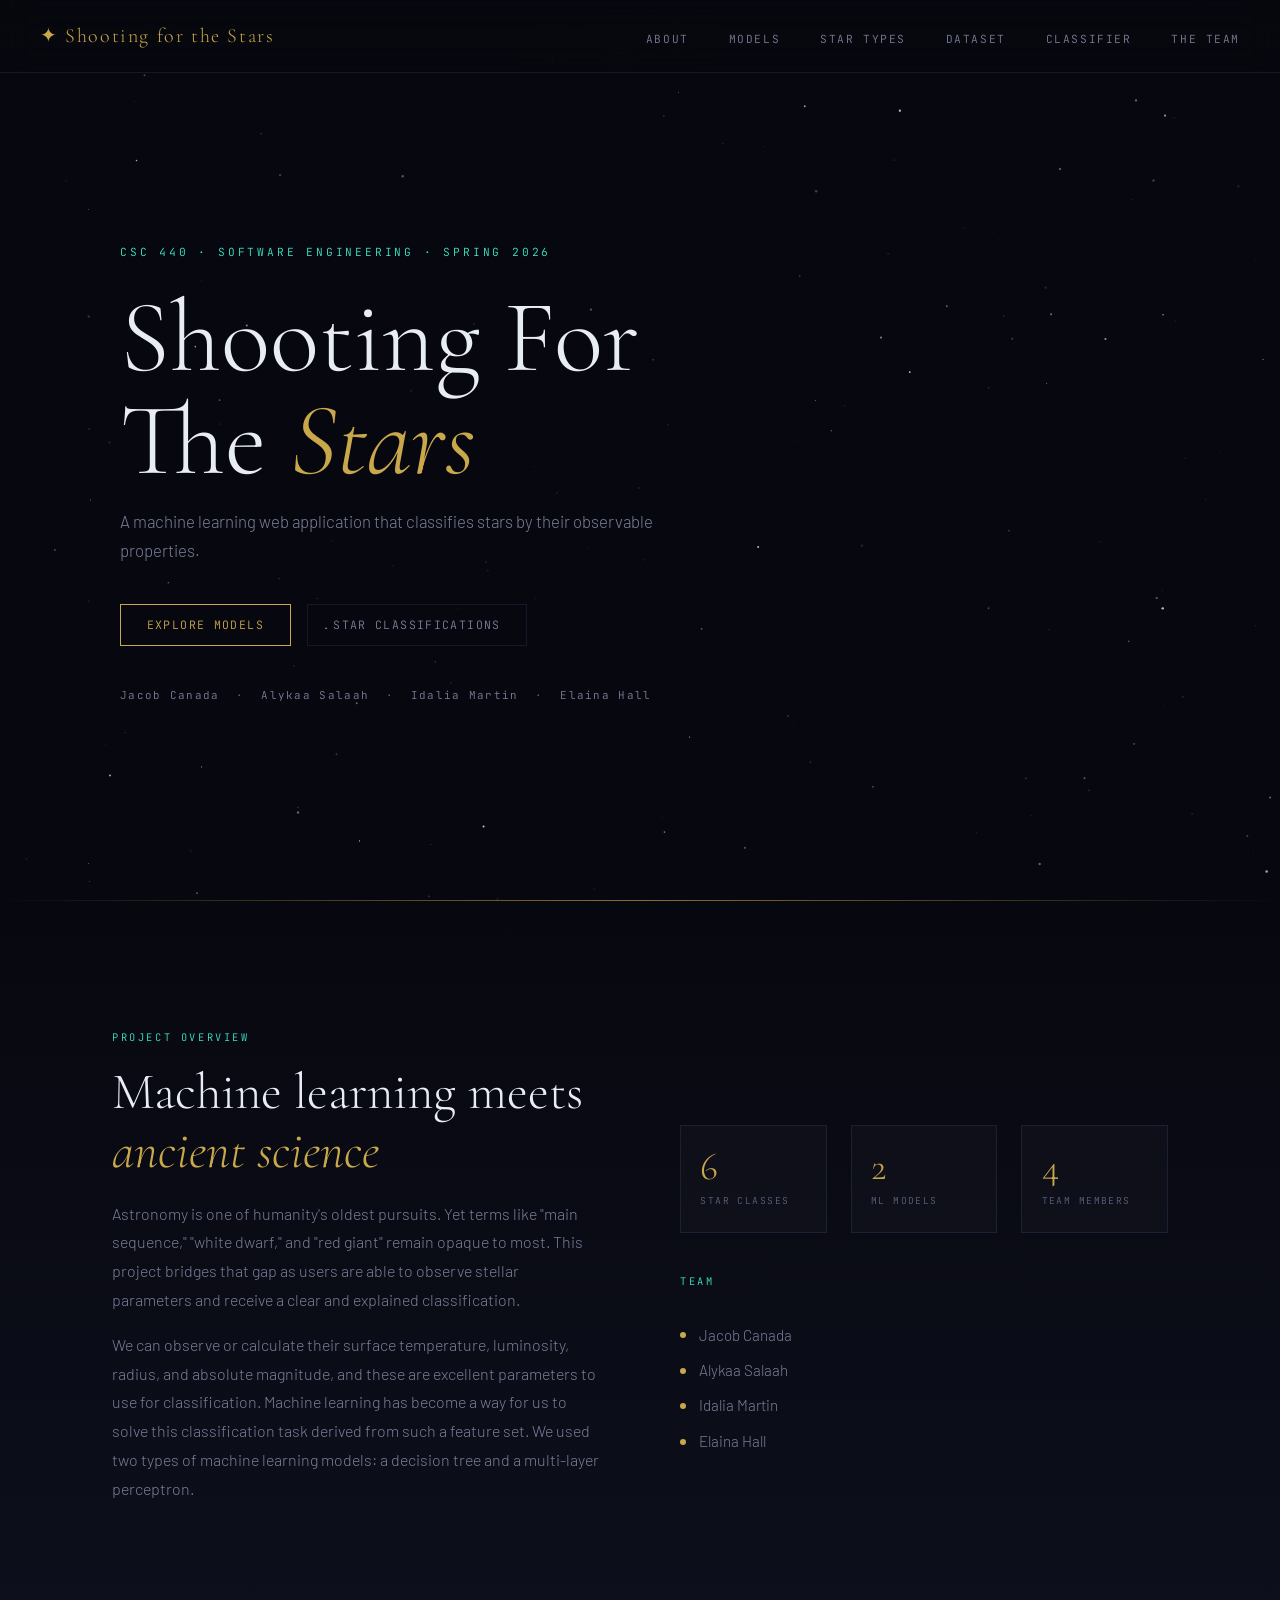
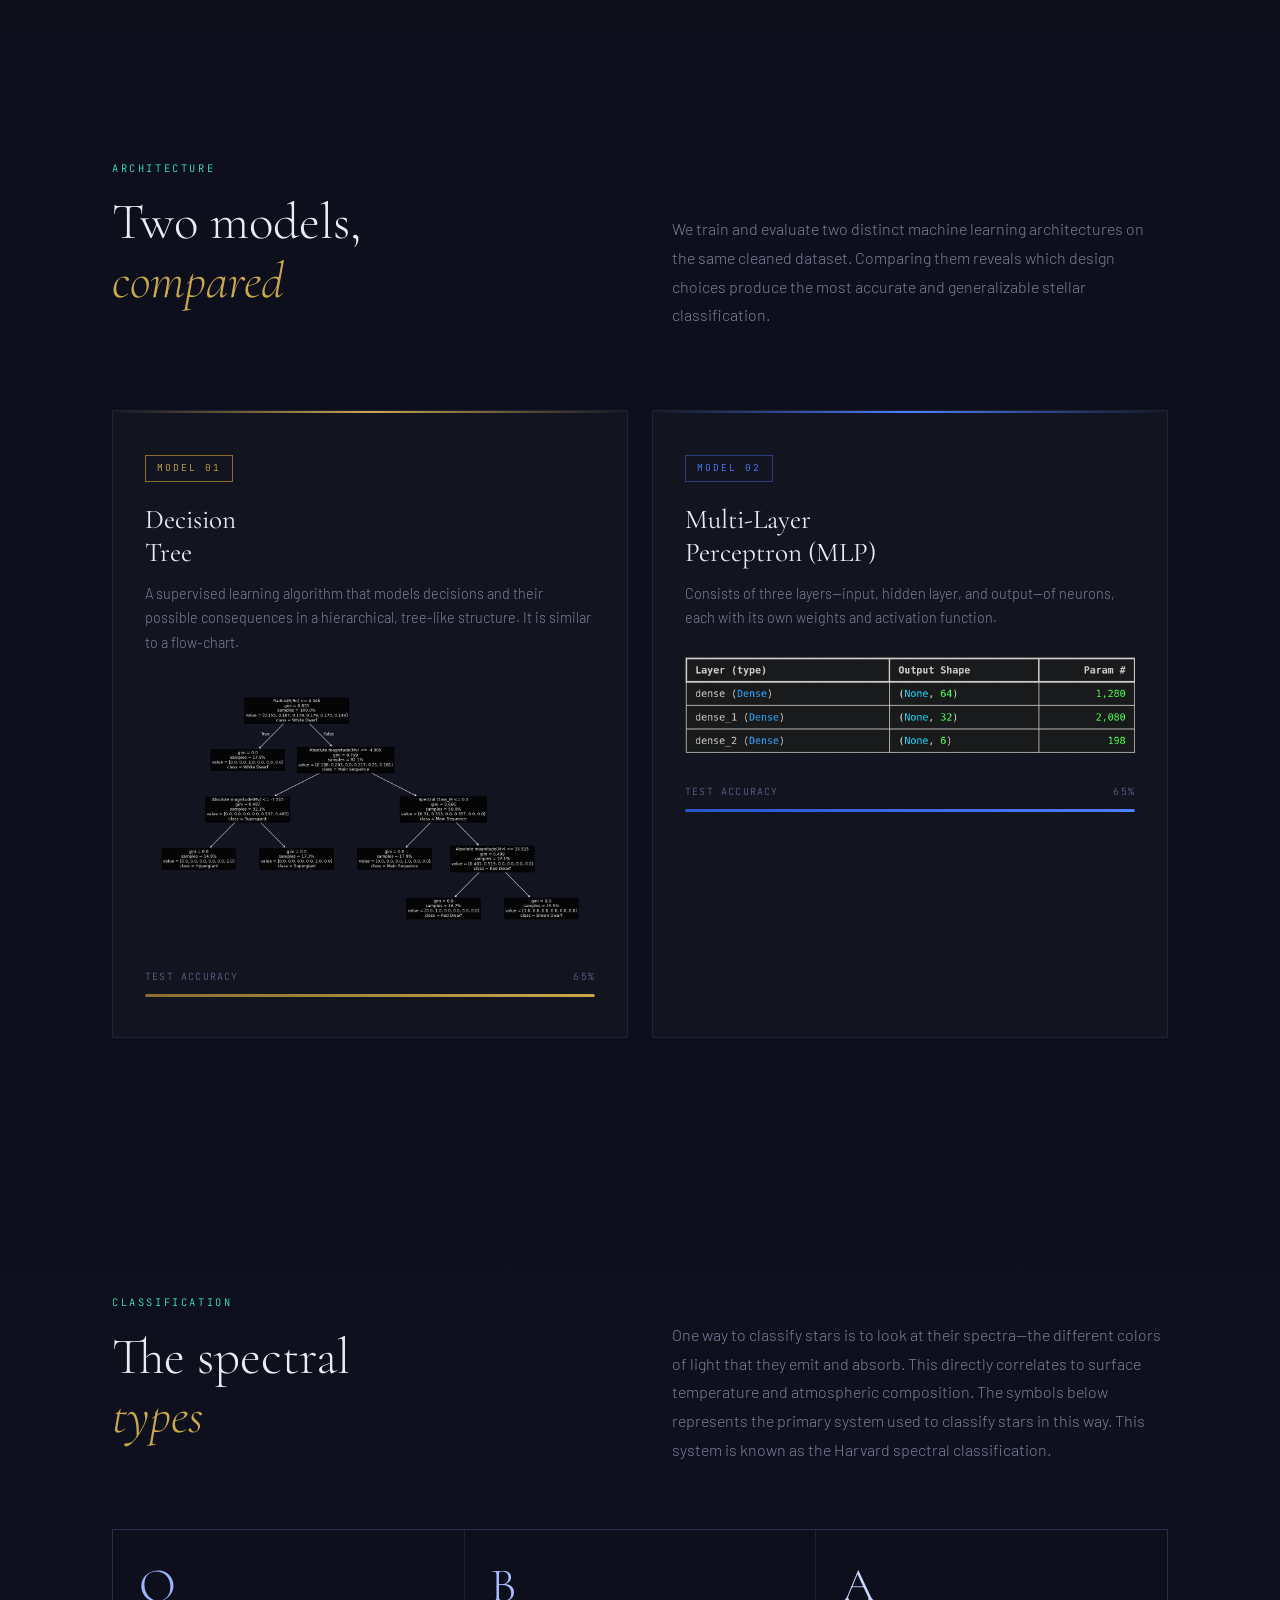
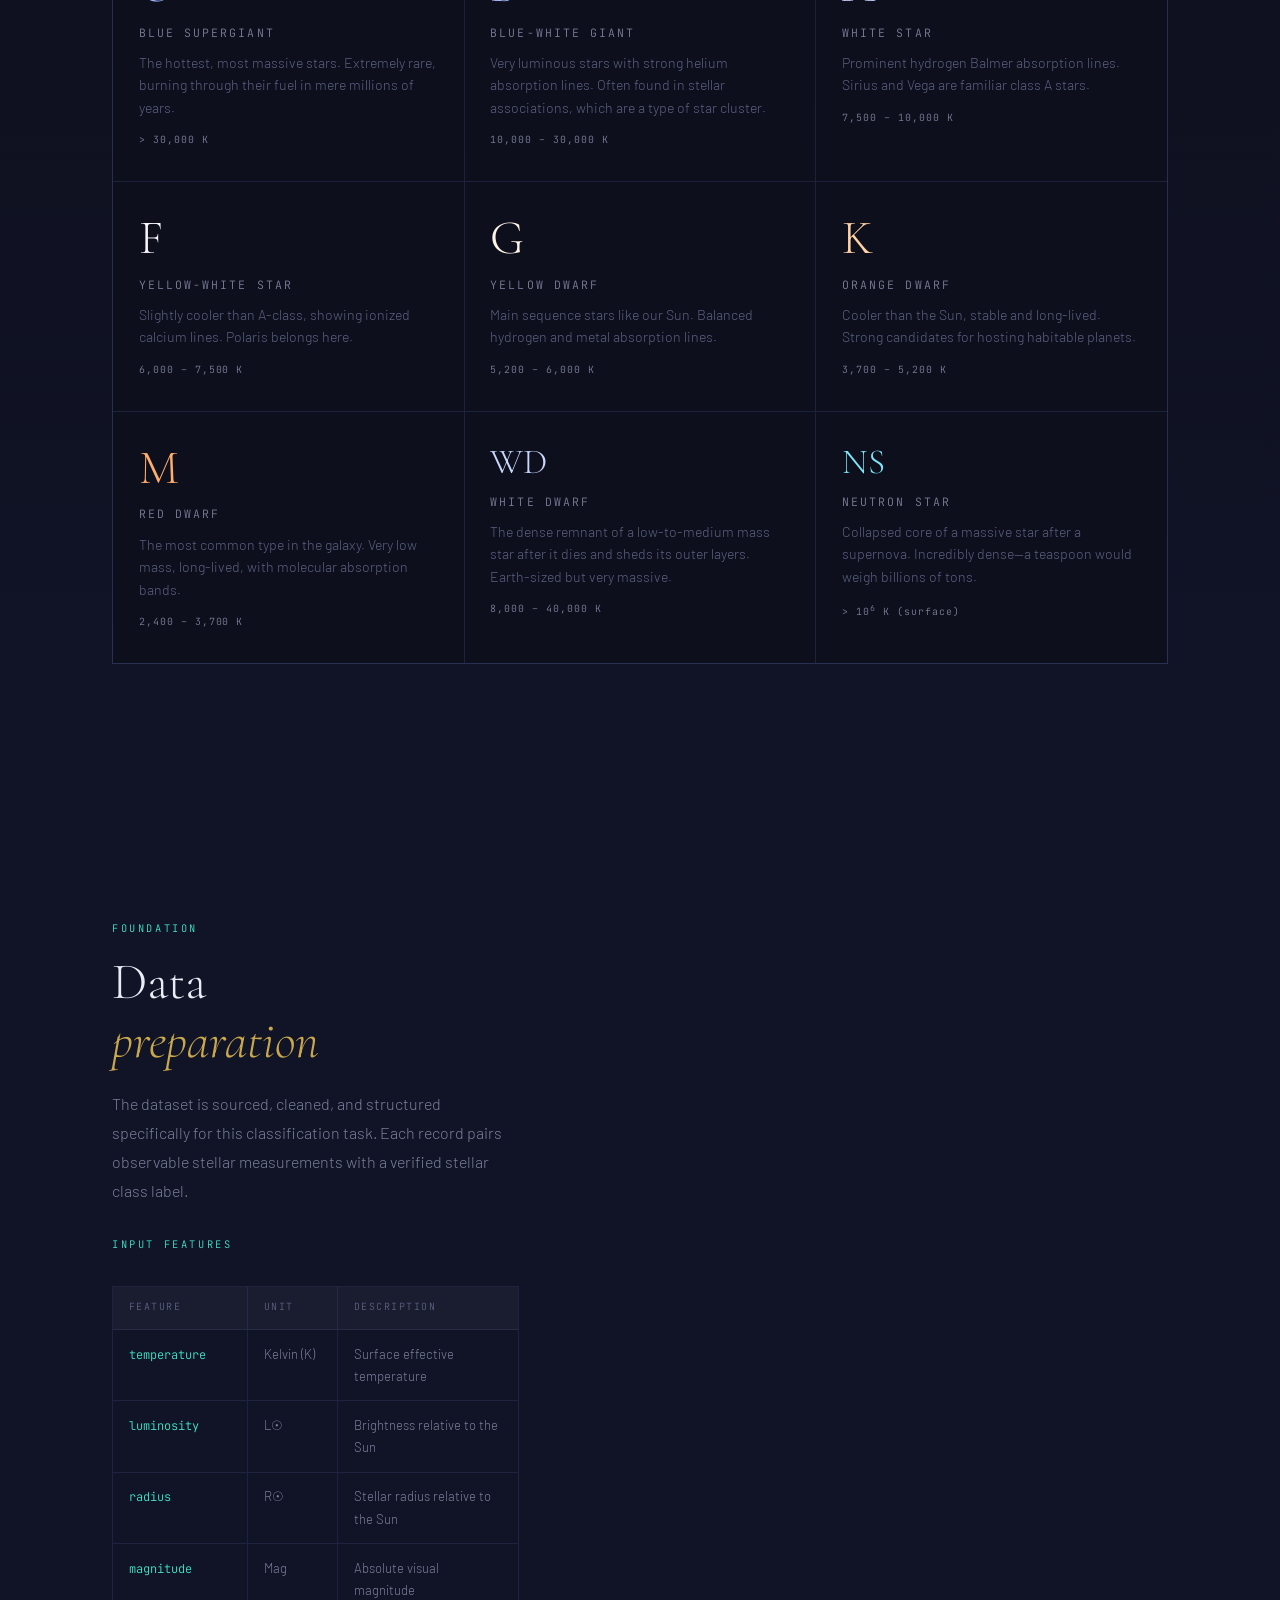
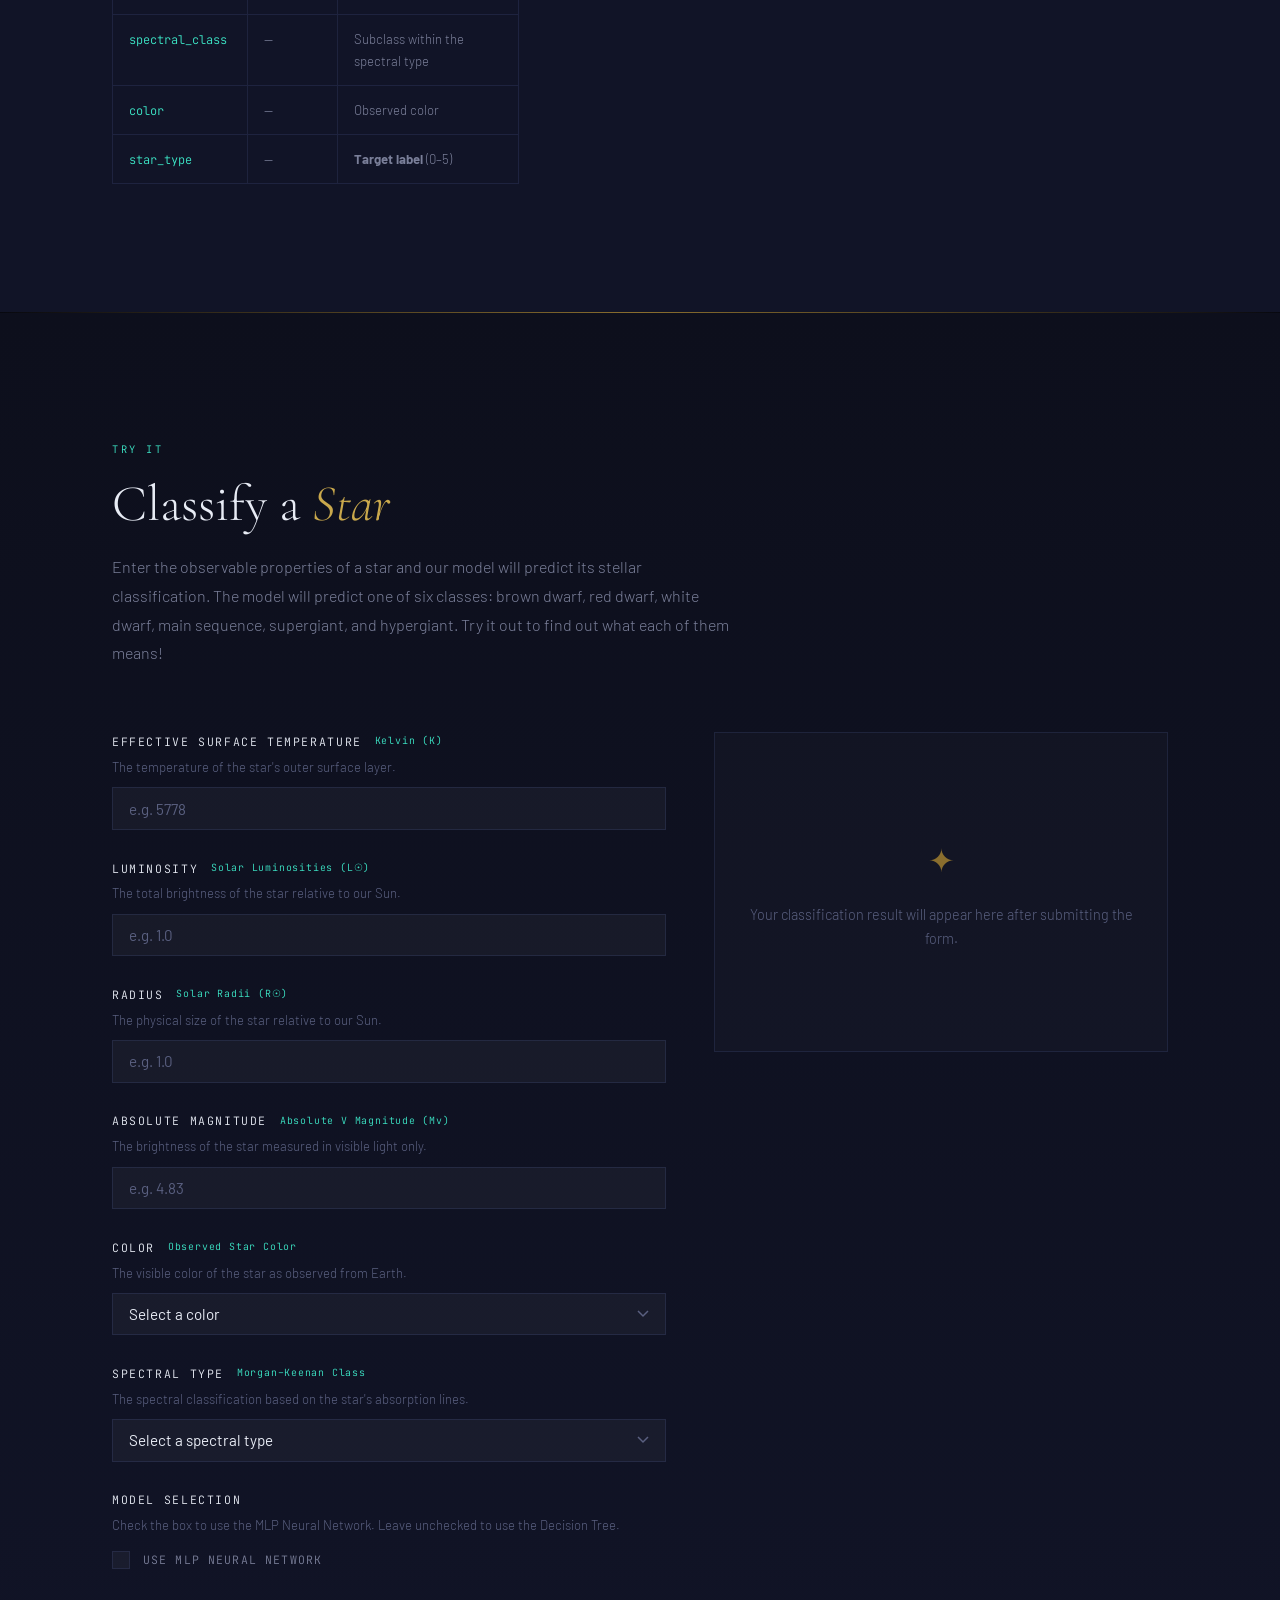
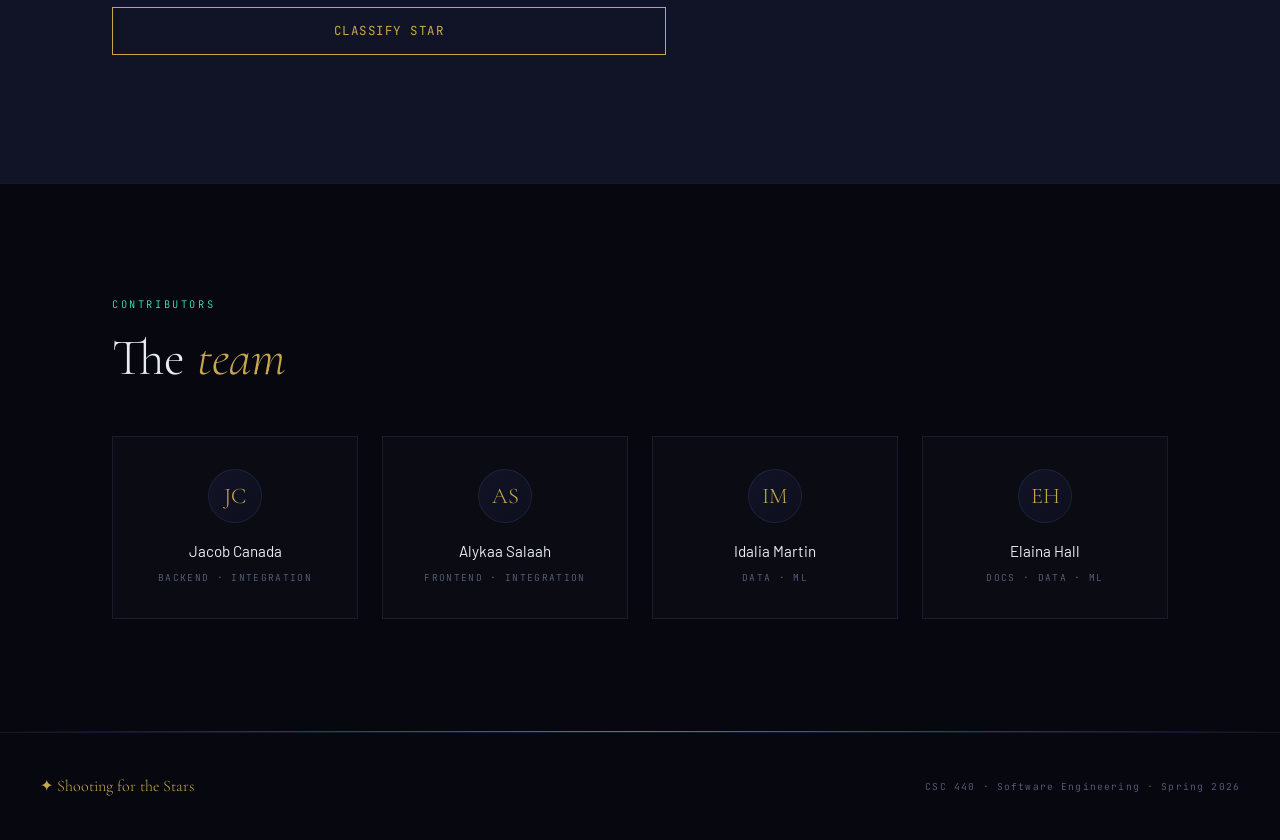
<file: services/nginx/files/ShootingForStars.html>
<!DOCTYPE html>
<html lang="en">
<head>
<meta charset="UTF-8"/>
<meta name="viewport" content="width=device-width, initial-scale=1.0"/>
<title>Shooting for the Stars — CSC 440</title>
<!-- <link href="https://fonts.googleapis.com/css?family=Lobster" rel="stylesheet" type="text/css"> -->
<link href="https://fonts.googleapis.com/css2?family=Cormorant+Garamond:ital,wght@0,300;0,400;0,600;1,300;1,400&family=JetBrains+Mono:wght@300;400;500&family=Barlow:wght@300;400;500;600&display=swap" rel="stylesheet"/>
<link rel="stylesheet" href="style.css">
</head>
<body>

<!-- Starfield canvas -->
<canvas id="starfield"></canvas>

<!-- Background of Body -->
<div class="stars"></div>
<div class="twinkling"></div>
<div class="clouds"></div>

<!-- NAV -->
<nav>
  <a class="nav-brand" href="#">✦ Shooting for the Stars </a>
  <ul class="nav-links">
    <li><a href="#about">About</a></li>
    <li><a href="#models">Models</a></li>
    <li><a href="#classes">Star Types</a></li>
    <li><a href="#data">Dataset</a></li>
    <li><a href="#classifier">Classifier</a></li>
    <li><a href="#team">The Team</a></li>
  </ul>
</nav>

<!-- HERO -->
<section>
  <div class="hero">
    <p class="hero-subtitle">CSC 440 · Software Engineering · Spring 2026</p>
    <h1>Shooting For<br/>The <em>Stars</em></h1>
    <p class="hero-body">A machine learning web application that classifies stars by their observable properties.</p>
    <div class="hero-tag">
      <a class="btn btn-primary" href="#models">Explore Models</a>
      <a class="btn btn-ghost" href="#classes">Star Classifications</a>
    </div>
    <!-- banner-team -->
    <p class="hero-team">
      <span>Jacob Canada</span> &nbsp;·&nbsp;
      <span>Alykaa Salaah</span> &nbsp;·&nbsp;
      <span>Idalia Martin</span> &nbsp;·&nbsp;
      <span>Elaina Hall</span>
    </p>
  </div>
</section>

<div class="divider"></div>

<!-- ABOUT -->
<section id="about">
  <div class="container">
    <div class="about-grid">
      <div>
        <p class="section-label reveal">Project Overview</p>
        <h2 class="section-title reveal">Machine learning meets<br/><em>ancient science</em></h2>
        <p class="section-body reveal">
            Astronomy is one of humanity's oldest pursuits. Yet terms like "main sequence," "white dwarf," and "red giant" 
            remain opaque to most. This project bridges that gap as users are able to observe stellar parameters and receive a clear and
            explained classification.
        </p>
        <p class="section-body reveal" style="margin-top:1rem;">
            We can observe or calculate their surface temperature, luminosity, radius, and absolute magnitude, and these are excellent parameters to use for classification. Machine learning has become a way for us to solve this classification task derived from 
            such a feature set. We used two types of machine learning models: a decision tree and a multi-layer perceptron.
        </p>
      </div>
      <div class="about-right">
        <div class="stat-row reveal">
          <div class="stat-card">
            <span class="stat-num">6</span>
            <span class="stat-label">Star Classes</span>
          </div>
          <div class="stat-card">
            <span class="stat-num">2</span>
            <span class="stat-label">ML Models</span>
          </div>
          <div class="stat-card">
            <span class="stat-num">4</span>
            <span class="stat-label">Team Members</span>
          </div>
        </div>
        <div style="margin-top:2.5rem;" class="reveal">
          <p class="section-label">Team</p>
          <ul class="team-list">
            <li>Jacob Canada</li>
            <li>Alykaa Salaah</li>
            <li>Idalia Martin</li>
            <li>Elaina Hall</li>
          </ul>
        </div>
      </div>
    </div>
  </div>
</section>

<!-- ─── MODELS ────────────────────────────────────────────── -->
<section id="models">
  <div class="container">
    <div class="models-intro">
      <div>
        <p class="section-label reveal">Architecture</p>
        <h2 class="section-title reveal">Two models,<br/><em>compared</em></h2>
      </div>
      <div>
        <p class="section-body reveal">
            We train and evaluate two distinct machine learning architectures on the same cleaned dataset. 
            Comparing them reveals which design choices produce the most accurate and generalizable stellar classification.
        </p>
      </div>
    </div>

    <div class="model-cards">

      <!-- Model 1 -->
      <div class="model-card gold reveal">
        <span class="model-tag gold">Model 01</span>
        <h3 class="model-name">Decision<br/>Tree</h3>
        <p class="model-desc">
          A supervised learning algorithm that models decisions and their possible consequences
          in a hierarchical, tree-like structure. It is similar to a flow-chart.
        </p>
        <img src="photos/decision_tree.png" style="height: auto; width:100%;"></img>
        <!-- I feel like we should add accuracy from our model that way we can give a garentee to users of our valid information. I am sure the Professor discussed this in class but I am forgetting what terminology this is. -->
        <div class="accuracy-wrap">
          <div class="accuracy-label">
            <span>Test Accuracy</span> 
            <span class="acc-label-1">—</span>
          </div>
          <div class="accuracy-track">
            <!-- Change this number if wanting to change accuracy precentage -->
            <div class="accuracy-fill acc-fill-1" data-target="100"></div>
          </div>
        </div>
      </div>

      <!-- Model 2 -->
      <div class="model-card blue reveal">
        <span class="model-tag blue">Model 02</span>
        <h3 class="model-name">Multi-Layer<br/>Perceptron (MLP)</h3>
        <p class="model-desc">
          Consists of three layers—input, hidden layer, and output—of neurons, each with its own weights and activation function.
        </p>
        <img src="photos/mlp.png" style="height: auto; width:100%;"></img>
        <div class="accuracy-wrap">
          <div class="accuracy-label">
            <span>Test Accuracy</span>
            <span class="acc-label-2">—</span>
          </div>
          <div class="accuracy-track">
            <!-- Change this number if wanting to change accuracy precentage -->
            <div class="accuracy-fill acc-fill-2" data-target="100"></div>
          </div>
        </div>
      </div>

    </div>
  </div>
</section>

<!-- STELLAR CLASSES -->
<section id="classes">
  <div class="container">
    <div class="classes-header">
      <div>
        <p class="section-label reveal">Classification</p>
        <h2 class="section-title reveal">The spectral<br/><em>types</em></h2>
      </div>
      <p class="section-body reveal">
        One way to classify stars is to look at their spectra—the different colors of light that they emit and absorb. This directly correlates to surface temperature and atmospheric composition.
        The symbols below represents the primary system used to classify stars in this way. This system is known as the Harvard spectral classification.
      </p>
    </div>

    <div class="class-grid reveal">
      <div class="class-item cls-o">
        <div class="class-symbol">O</div>
        <div class="class-name">Blue Supergiant</div>
        <div class="class-desc">The hottest, most massive stars. Extremely rare, burning through their fuel in mere millions of years.</div>
        <div class="class-temp">&gt; 30,000 K</div>
      </div>
      <div class="class-item cls-b">
        <div class="class-symbol">B</div>
        <div class="class-name">Blue-White Giant</div>
        <div class="class-desc">Very luminous stars with strong helium absorption lines. Often found in stellar associations, which are a type of star cluster.</div>
        <div class="class-temp">10,000 – 30,000 K</div>
      </div>
      <div class="class-item cls-a">
        <div class="class-symbol">A</div>
        <div class="class-name">White Star</div>
        <div class="class-desc">Prominent hydrogen Balmer absorption lines. Sirius and Vega are familiar class A stars.</div>
        <div class="class-temp">7,500 – 10,000 K</div>
      </div>
      <div class="class-item cls-f">
        <div class="class-symbol">F</div>
        <div class="class-name">Yellow-White Star</div>
        <div class="class-desc">Slightly cooler than A-class, showing ionized calcium lines. Polaris belongs here.</div>
        <div class="class-temp">6,000 – 7,500 K</div>
      </div>
      <div class="class-item cls-g">
        <div class="class-symbol">G</div>
        <div class="class-name">Yellow Dwarf</div>
        <div class="class-desc">Main sequence stars like our Sun. Balanced hydrogen and metal absorption lines.</div>
        <div class="class-temp">5,200 – 6,000 K</div>
      </div>
      <div class="class-item cls-k">
        <div class="class-symbol">K</div>
        <div class="class-name">Orange Dwarf</div>
        <div class="class-desc">Cooler than the Sun, stable and long-lived. Strong candidates for hosting habitable planets.</div>
        <div class="class-temp">3,700 – 5,200 K</div>
      </div>
      <div class="class-item cls-m">
        <div class="class-symbol">M</div>
        <div class="class-name">Red Dwarf</div>
        <div class="class-desc">The most common type in the galaxy. Very low mass, long-lived, with molecular absorption bands.</div>
        <div class="class-temp">2,400 – 3,700 K</div>
      </div>
      <div class="class-item cls-wd">
        <div class="class-symbol">WD</div>
        <div class="class-name">White Dwarf</div>
        <div class="class-desc">The dense remnant of a low-to-medium mass star after it dies and sheds its outer layers. Earth-sized but very massive.</div>
        <div class="class-temp">8,000 – 40,000 K</div>
      </div>
      <div class="class-item cls-ns">
        <div class="class-symbol">NS</div>
        <div class="class-name">Neutron Star</div>
        <div class="class-desc">Collapsed core of a massive star after a supernova. Incredibly dense—a teaspoon would weigh billions of tons.</div>
        <div class="class-temp">&gt; 10<sup>6</sup> K (surface)</div>
      </div>
    </div>
  </div>
</section>

<!-- DATASET -->
<section id="data">
  <div class="container">
    <div class="data-layout">
      <div>
        <p class="section-label reveal">Foundation</p>
        <h2 class="section-title reveal">Data<br/><em>preparation</em></h2>
        <p class="section-body reveal">The dataset is sourced, cleaned, and structured specifically for this classification task. 
            Each record pairs observable stellar measurements with a verified stellar class label.</p><br>
        <!-- <div class="pipeline-steps reveal">
          <div class="pipeline-step">
            <span class="step-num">1</span>
            <div class="step-content">
              <div class="step-title">Acquisition</div>
              <div class="step-desc">Collect publicly available stellar catalogs with labeled spectral classes and physical parameters.</div>
            </div>
          </div>
          <div class="pipeline-step">
            <span class="step-num">2</span>
            <div class="step-content">
              <div class="step-title">Cleaning</div>
              <div class="step-desc">Remove duplicates, handle missing values, and standardize units across catalog sources.</div>
            </div>
          </div>
          <div class="pipeline-step">
            <span class="step-num">3</span>
            <div class="step-content">
              <div class="step-title">Normalization</div>
              <div class="step-desc">Scale features to comparable ranges; apply log-transform to luminosity and radius.</div>
            </div>
          </div>
          <div class="pipeline-step">
            <span class="step-num">4</span>
            <div class="step-content">
              <div class="step-title">Train / Test Split</div>
              <div class="step-desc">Stratified 80/20 split preserves class distribution across both sets.</div>
            </div>
          </div>
        </div>
      </div> -->

      <div class="reveal">
        <p class="section-label" style="margin-top:.2rem;">Input Features</p>
        <div class="feature-table">
          <div class="feature-row header">
            <div class="feature-cell">Feature</div>
            <div class="feature-cell">Unit</div>
            <div class="feature-cell">Description</div>
          </div>
          <div class="feature-row">
            <div class="feature-cell"><code>temperature</code></div>
            <div class="feature-cell">Kelvin (K)</div>
            <div class="feature-cell">Surface effective temperature</div>
          </div>
          <div class="feature-row">
            <div class="feature-cell"><code>luminosity</code></div>
            <div class="feature-cell">L☉</div>
            <div class="feature-cell">Brightness relative to the Sun</div>
          </div>
          <div class="feature-row">
            <div class="feature-cell"><code>radius</code></div>
            <div class="feature-cell">R☉</div>
            <div class="feature-cell">Stellar radius relative to the Sun</div>
          </div>
          <div class="feature-row">
            <div class="feature-cell"><code>magnitude</code></div>
            <div class="feature-cell">Mag</div>
            <div class="feature-cell">Absolute visual magnitude</div>
          </div>
          <div class="feature-row">
            <div class="feature-cell"><code>spectral_class</code></div>
            <div class="feature-cell">—</div>
            <div class="feature-cell">Subclass within the spectral type</div>
          </div>
          <div class="feature-row">
            <div class="feature-cell"><code>color</code></div>
            <div class="feature-cell">—</div>
            <div class="feature-cell">Observed color</div>
          </div>
          <div class="feature-row">
            <div class="feature-cell"><code>star_type</code></div>
            <div class="feature-cell">—</div>
            <div class="feature-cell"><strong>Target label</strong> (0–5)</div>
          </div>
        </div>
      </div>
    </div>
  </div>
</section>

<!-- ─── CLASSIFIER ──────────────────────────────────────────── -->
<div class="divider"></div>
<section id="classifier">
    <div class="container">
        <div class="classifier-intro">
            <p class="section-label reveal">Try It</p>
            <h2 class="section-title reveal">Classify a <em>Star</em></h2>
            <p class="section-body reveal">Enter the observable properties of a star and our model will predict its stellar classification. 
            The model will predict one of six classes: brown dwarf, red dwarf, white dwarf, main sequence, supergiant, and hypergiant.
            Try it out to find out what each of them means!</p>
        </div>

        <div class="classifier-layout">

            <!-- Form -->
            <form class="classifier-form reveal" id="classifierForm">

                <!-- Temperature -->
                <div class="field-group">
                    <label class="field-label" for="temperature">
                        Effective Surface Temperature
                        <span class="field-unit">Kelvin (K)</span>
                    </label>
                    <p class="field-desc">The temperature of the star's outer surface layer.</p>
                    <input class="field-input" type="number" id="temperature" name="temperature" placeholder="e.g. 5778" required />
                </div>

                <!-- Luminosity -->
                <div class="field-group">
                    <label class="field-label" for="luminosity">
                        Luminosity
                        <span class="field-unit">Solar Luminosities (L☉)</span>
                    </label>
                    <p class="field-desc">The total brightness of the star relative to our Sun.</p>
                    <input class="field-input" type="number" id="luminosity" name="luminosity" placeholder="e.g. 1.0" step="any" required />
                </div>

                <!-- Radius -->
                <div class="field-group">
                    <label class="field-label" for="radius">
                        Radius
                        <span class="field-unit">Solar Radii (R☉)</span>
                    </label>
                    <p class="field-desc">The physical size of the star relative to our Sun.</p>
                    <input class="field-input" type="number" id="radius" name="radius" placeholder="e.g. 1.0" step="any" required />
                </div>

                <!-- Magnitude -->
                <div class="field-group">
                    <label class="field-label" for="magnitude">
                        Absolute Magnitude
                        <span class="field-unit">Absolute V Magnitude (Mv)</span>
                    </label>
                    <p class="field-desc">The brightness of the star measured in visible light only.</p>
                    <input class="field-input" type="number" id="magnitude" name="magnitude" placeholder="e.g. 4.83" step="any" required />
                </div>

                <!-- Color -->
                <div class="field-group">
                    <label class="field-label" for="color">
                        Color
                        <span class="field-unit">Observed Star Color</span>
                    </label>
                    <p class="field-desc">The visible color of the star as observed from Earth.</p>
                    <select class="field-input field-select" id="color" name="color" required>
                        <option value="" disabled selected>Select a color</option>
                        <option value="Blue">Blue</option>
                        <option value="Blue-White">Blue-White</option>
                        <option value="Orange">Orange</option>
                        <option value="Orange-Red">Orange-Red</option>
                        <option value="Red">Red</option>
                        <option value="White">White</option>
                        <option value="Yellow">Yellow</option>
                        <option value="Yellow-White">Yellow-White</option>
                    </select>
                </div>

                <!-- Spectral Class -->
                <div class="field-group">
                    <label class="field-label" for="class">
                        Spectral Type
                        <span class="field-unit">Morgan–Keenan Class</span>
                    </label>
                    <p class="field-desc">The spectral classification based on the star's absorption lines.</p>
                    <select class="field-input field-select" id="class" name="class" required>
                        <option value="" disabled selected>Select a spectral type</option>
                        <option value="O">O — Blue Supergiant</option>
                        <option value="B">B — Blue-White Giant</option>
                        <option value="A">A — White Star</option>
                        <option value="F">F — Yellow-White Star</option>
                        <option value="G">G — Yellow Dwarf</option>
                        <option value="K">K — Orange Dwarf</option>
                        <option value="M">M — Red Dwarf</option>
                    </select>
                </div>

                <!-- MLP Checkbox -->
                <div class="field-group">
                    <span class="field-label">Model Selection</span>
                    <p class="field-desc">Check the box to use the MLP Neural Network. Leave unchecked to use the Decision Tree.</p>
                    <label class="checkbox-row">
                        <input type="checkbox" id="mlp" name="mlp" value="true" />
                        <span class="checkbox-box"></span>
                        <span class="checkbox-label">Use MLP Neural Network</span>
                    </label>
                </div>

                <button class="btn btn-primary submit-btn" type="submit">Classify Star</button>
            </form>

            <!-- Result Panel -->
            <div class="result-panel reveal" id="resultPanel">

                <div class="result-empty" id="resultEmpty">
                    <div class="result-empty-icon">✦</div>
                    <p>Your classification result will appear here after submitting the form.</p>
                </div>

                <div class="result-loading" id="resultLoading" style="display:none;">
                    <div class="loading-dots">
                        <span></span><span></span><span></span>
                    </div>
                    <p>Analyzing stellar parameters…</p>
                </div>

                <div class="result-filled" id="resultFilled" style="display:none;">
                    <p class="result-eyebrow">Classification Result</p>
                    <h3 class="result-type" id="resultType">—</h3>
                    <p class="result-desc" id="resultDesc">—</p>
                    <div class="result-meta" id="resultMeta"></div>
                    <div class="result-error" id="resultError" style="display:none;">
                        <p id="resultErrorMsg">Something went wrong. Please try again.</p>
                    </div>
                </div>

            </div>
        </div>
    </div>
</section>
<!-- <section id="timeline"> -->
  <!-- <div class="container">
    <div class="timeline-header">
      <p class="section-label reveal">Schedule</p>
      <h2 class="section-title reveal">Project<br/><em>timeline</em></h2>
    </div>
    <div class="timeline-track">
      <div class="timeline-item reveal">
        <div class="timeline-week">Weeks 8 – 10</div>
        <div class="timeline-task"><strong>Dataset creation & cleaning</strong> — source, standardize, and validate the stellar catalog. Document all preprocessing decisions.</div>
      </div>
      <div class="timeline-item reveal">
        <div class="timeline-week">Weeks 8 – 12</div>
        <div class="timeline-task"><strong>ML model training & refinement</strong> — implement both architectures, compare accuracy, tune hyperparameters, and select the best performer.</div>
      </div>
      <div class="timeline-item reveal">
        <div class="timeline-week">Weeks 8 – 12</div>
        <div class="timeline-task"><strong>Frontend development</strong> — build the web application interface using JavaScript, ensuring an intuitive user experience for star classification input and output.</div>
      </div>
      <div class="timeline-item reveal">
        <div class="timeline-week">Weeks 12 – 14</div>
        <div class="timeline-task"><strong>Model selection & integration</strong> — connect the chosen Python ML model to the JavaScript frontend via a backend API layer.</div>
      </div>
      <div class="timeline-item reveal">
        <div class="timeline-week">Week 13</div>
        <div class="timeline-task"><strong>Backend & dataset documentation</strong> — document the full pipeline, API contract, and data lineage for reproducibility.</div>
      </div>
      <div class="timeline-item reveal">
        <div class="timeline-week">Weeks 13 – 14</div>
        <div class="timeline-task"><strong>Presentation & demo</strong> — develop final slides and a live demo of the web application for delivery and evaluation.</div>
      </div>
    </div>
  </div>
</section> -->

<!-- ─── TEAM ──────────────────────────────────────────────── -->
<section id="team">
  <div class="container">
    <p class="section-label reveal">Contributors</p>
    <h2 class="section-title reveal">The <em>team</em></h2>
    <div class="team-grid">
      <div class="team-card reveal">
        <div class="team-avatar">JC</div>
        <div class="team-name">Jacob Canada</div>
        <div class="team-role">Backend · Integration</div>
      </div>
      <div class="team-card reveal">
        <div class="team-avatar">AS</div>
        <div class="team-name">Alykaa Salaah</div>
        <div class="team-role">Frontend · Integration</div>
      </div>
      <div class="team-card reveal">
        <div class="team-avatar">IM</div>
        <div class="team-name">Idalia Martin</div>
        <div class="team-role">Data · ML</div>
      </div>
      <div class="team-card reveal">
        <div class="team-avatar">EH</div>
        <div class="team-name">Elaina Hall</div>
        <div class="team-role">Docs · Data · ML</div>
      </div>
    </div>
  </div>
</section>

<div class="divider"></div>

<!-- FOOTER -->
<footer>
  <span class="footer-brand">✦ Shooting for the Stars </span>
  <span class="footer-copy">CSC 440 · Software Engineering · Spring 2026</span>
</footer>

<!-- SCRIPTS -->
<script src="app.js"></script>
<script>
// STARFEILD FUNCTIONALITY
(function(){
  const canvas = document.getElementById('starfield');
  const ctx = canvas.getContext('2d');
  let W, H, stars = [];

  function resize(){
    W = canvas.width  = window.innerWidth;
    H = canvas.height = window.innerHeight;
  }

  function initStars(){
    stars = [];
    const n = Math.floor((W * H) / 4200);
    for(let i=0; i<n; i++){
      stars.push({
        x: Math.random()*W,
        y: Math.random()*H,
        r: Math.random()*1.1+.15,
        a: Math.random(),
        speed: Math.random()*.0003+.0001,
        phase: Math.random()*Math.PI*2
      });
    }
  }

  let t = 0;
  function draw(){
    ctx.clearRect(0,0,W,H);
    t += .016;
    for(const s of stars){
      const alpha = s.a * (.5 + .5*Math.sin(t*s.speed*300 + s.phase));
      ctx.beginPath();
      ctx.arc(s.x, s.y, s.r, 0, Math.PI*2);
      ctx.fillStyle = `rgba(200,215,255,${alpha})`;
      ctx.fill();
    }
    requestAnimationFrame(draw);
  }

  window.addEventListener('resize', ()=>{ resize(); initStars(); });
  resize(); initStars(); draw();
})();

// SCROLL REVEAL
const revealEls = document.querySelectorAll('.reveal');
const observer = new IntersectionObserver(entries => {
  entries.forEach((e, i) => {
    if(e.isIntersecting){
      setTimeout(()=> e.target.classList.add('visible'), i*60);
      observer.unobserve(e.target);
    }
  });
}, { threshold: 0.12 });
revealEls.forEach(el => observer.observe(el));

// ACCURACY BARS
function animateAccuracy(){
  document.querySelectorAll('.accuracy-fill').forEach(el => {
    const target = parseInt(el.dataset.target);
    const rect = el.getBoundingClientRect();
    if(rect.top < window.innerHeight){
      el.style.width = target + '%';
      const labelClass = el.classList.contains('acc-fill-1') ? '.acc-label-1' : '.acc-label-2';
      const label = document.querySelector(labelClass);
      if(label && label.textContent === '—'){
        let current = 0;
        const step = () => {
          current = Math.min(current + 1.2, target);
          label.textContent = Math.round(current) + '%';
          if(current < target) requestAnimationFrame(step);
        };
        step();
      }
    }
  });
}
window.addEventListener('scroll', animateAccuracy, {passive:true});
setTimeout(animateAccuracy, 800);
</script>
</body>
</html>
</file>
<file: services/nginx/files/style.css>
/* ─── Variables ─────────────────────────────────────── */
  :root {
    --bg:        #07080f;
    --bg2:       #0d0f1c;
    --bg3:       #111427;
    --border:    rgba(120,140,220,.13);
    --gold:      #c9a84c;
    --gold-dim:  #8a6e2e;
    --blue:      #4d7fff;
    --teal:      #3de8c8;
    --muted:     #5a6080;
    --text:      #ccd0e0;
    --text-dim:  #7a7f99;
    --white:     #e8ecf5;
  }

  /* RESET */
  *, *::before, *::after { box-sizing:border-box; margin:0; padding:0; }
  html { scroll-behavior:smooth; }
  body {
    background: var(--bg);
    color: var(--text);
    font-family: 'Barlow', sans-serif;
    font-weight: 300;
    line-height: 1.7;
    overflow-x: hidden;
  }
  ::selection { background: var(--gold); color: #000; }

  /* STAR CANVAS BACKGROUND */
  #starfield {
    position: fixed; inset: 0; z-index: 0;
    pointer-events: none;
  }

  /* LAYOUT */
  .container { max-width: 1120px; margin: 0 auto; padding: 0 2rem; }
  section { position: relative; z-index: 1; }

  /* NAV */
  nav {
    position: fixed; top: 0; width: 100%; z-index: 100;
    padding: 1.2rem 2.5rem;
    display: flex; align-items: center; justify-content: space-between;
    background: rgba(7,8,15,.75);
    backdrop-filter: blur(18px);
    border-bottom: 1px solid var(--border);
  }
  .nav-brand {
    font-family: 'Cormorant Garamond', serif;
    font-size: 1.25rem;
    letter-spacing: .08em;
    color: var(--gold);
    text-decoration: none;
  }
  .nav-links { display: flex; gap: 2.5rem; list-style: none; }
  .nav-links a {
    font-family: 'JetBrains Mono', monospace;
    font-size: .7rem;
    letter-spacing: .14em;
    text-transform: uppercase;
    color: var(--text-dim);
    text-decoration: none;
    transition: color .25s;
  }
  .nav-links a:hover { color: var(--gold); }

  /* HERO */
  .hero {
    min-height: 100vh;
    display: flex; flex-direction: column;
    justify-content: center; align-items: flex-start;
    padding: 8rem 2.5rem 5rem;
    max-width: 1120px; margin: 0 auto;
  }
  .hero-subtitle {
    font-family: 'JetBrains Mono', monospace;
    font-size: .7rem;
    letter-spacing: .25em;
    color: var(--teal);
    text-transform: uppercase;
    margin-bottom: 1.5rem;
    opacity: 0;
    animation: fadeUp .8s .2s forwards;
  }
  .hero h1 {
    font-family: 'Cormorant Garamond', serif;
    font-size: clamp(3.5rem, 8vw, 8rem);
    font-weight: 300;
    line-height: 1.0;
    color: var(--white);
    margin-bottom: 1rem;
    opacity: 0;
    animation: fadeUp .9s .35s forwards;
  }
  .hero h1 em {
    font-style: italic;
    color: var(--gold);
  }
  .hero-body {
    max-width: 560px;
    font-size: 1.05rem;
    color: var(--text-dim);
    margin-bottom: 2.5rem;
    opacity: 0;
    animation: fadeUp .9s .5s forwards;
  }
  .hero-team {
    font-family: 'JetBrains Mono', monospace;
    font-size: .68rem;
    color: var(--muted);
    letter-spacing: .12em;
    opacity: 0;
    animation: fadeUp .9s .65s forwards;
  }
  .hero-team span { color: var(--text-dim); }

  .hero-tag {
    display: flex; gap: 1rem; margin-bottom: 2.5rem;
    opacity: 0;
    animation: fadeUp .9s .58s forwards;
  }
  .btn {
    display: inline-block;
    padding: .65rem 1.6rem;
    border: 1px solid;
    font-family: 'JetBrains Mono', monospace;
    font-size: .72rem;
    letter-spacing: .12em;
    text-transform: uppercase;
    text-decoration: none;
    cursor: pointer;
    transition: all .25s;
  }
  .btn-primary {
    border-color: var(--gold);
    color: var(--gold);
    background: transparent;
  }
  .btn-primary:hover { background: var(--gold); color: #000; }
  .btn-ghost {
    border-color: var(--border);
    color: var(--text-dim);
    background: transparent;
  }
  .btn-ghost:hover { border-color: var(--text-dim); color: var(--white); }

  /* DIVIDER */
  .divider {
    width: 100%; height: 1px;
    background: linear-gradient(90deg, transparent, var(--gold-dim), transparent);
    margin: 0;
  }

  /* SECTION HEADERS */
  .section-label {
    font-family: 'JetBrains Mono', monospace;
    font-size: .65rem;
    letter-spacing: .25em;
    text-transform: uppercase;
    color: var(--teal);
    margin-bottom: 1rem;
  }
  .section-title {
    font-family: 'Cormorant Garamond', serif;
    font-size: clamp(2rem, 4vw, 3.4rem);
    font-weight: 300;
    line-height: 1.15;
    color: var(--white);
    margin-bottom: 1.2rem;
  }
  .section-title em { font-style: italic; color: var(--gold); }
  .section-body {
    font-size: 1rem;
    color: var(--text-dim);
    max-width: 620px;
    line-height: 1.8;
  }

  /* ABOUT */
  #about {
    padding: 8rem 0;
    background: linear-gradient(180deg, var(--bg) 0%, var(--bg2) 100%);
  }
  .about-grid {
    display: grid;
    grid-template-columns: 1fr 1fr;
    gap: 5rem;
    align-items: start;
  }
  .about-right { padding-top: 3rem; }
  .stat-row {
    display: grid; grid-template-columns: repeat(3,1fr); gap: 1.5rem;
    margin-top: 3rem;
  }
  .stat-card {
    border: 1px solid var(--border);
    padding: 1.4rem 1.2rem;
    background: rgba(255,255,255,.02);
    transition: border-color .3s;
  }
  .stat-card:hover { border-color: var(--gold-dim); }
  .stat-num {
    font-family: 'Cormorant Garamond', serif;
    font-size: 2.4rem;
    font-weight: 300;
    color: var(--gold);
    line-height: 1;
    display: block;
  }
  .stat-label {
    font-family: 'JetBrains Mono', monospace;
    font-size: .6rem;
    letter-spacing: .15em;
    color: var(--muted);
    text-transform: uppercase;
    margin-top: .4rem;
    display: block;
  }
  .team-list {
    margin-top: 2rem;
    list-style: none;
    display: flex; flex-direction: column; gap: .6rem;
  }
  .team-list li {
    display: flex; align-items: center; gap: .8rem;
    font-size: .95rem; color: var(--text-dim);
  }
  .team-list li::before {
    content: '';
    width: 6px; height: 6px;
    border-radius: 50%;
    background: var(--gold);
    flex-shrink: 0;
  }

  /* MODELS */
  #models {
    padding: 8rem 0;
    background: var(--bg2);
  }
  .models-intro {
    display: grid; grid-template-columns: 1fr 1fr; gap: 4rem;
    margin-bottom: 5rem; align-items: end;
  }
  .model-cards { display: grid; grid-template-columns: 1fr 1fr; gap: 1.5rem; }
  .model-card {
    border: 1px solid var(--border);
    background: rgba(255,255,255,.02);
    padding: 2.5rem 2rem;
    position: relative;
    overflow: hidden;
    transition: transform .35s, border-color .35s, background .35s;
    cursor: default;
  }
  .model-card::before {
    content: '';
    position: absolute; top: 0; left: 0; right: 0;
    height: 2px;
    transition: opacity .35s;
  }
  .model-card.gold::before { background: linear-gradient(90deg, transparent, var(--gold), transparent); }
  .model-card.blue::before { background: linear-gradient(90deg, transparent, var(--blue), transparent); }
  .model-card:hover { transform: translateY(-4px); background: rgba(255,255,255,.04); }
  .model-card.gold:hover { border-color: var(--gold-dim); }
  .model-card.blue:hover { border-color: rgba(77,127,255,.35); }

  .model-tag {
    font-family: 'JetBrains Mono', monospace;
    font-size: .6rem;
    letter-spacing: .2em;
    text-transform: uppercase;
    padding: .25rem .7rem;
    border: 1px solid;
    display: inline-block;
    margin-bottom: 1.4rem;
  }
  .model-tag.gold { color: var(--gold); border-color: var(--gold-dim); }
  .model-tag.blue { color: var(--blue); border-color: rgba(77,127,255,.4); }

  .model-name {
    font-family: 'Cormorant Garamond', serif;
    font-size: 1.7rem;
    font-weight: 400;
    color: var(--white);
    margin-bottom: .8rem;
    line-height: 1.2;
  }
  .model-desc {
    font-size: .9rem;
    color: var(--text-dim);
    line-height: 1.7;
    margin-bottom: 1.6rem;
  }
  .model-features { list-style: none; display: flex; flex-direction: column; gap: .45rem; }
  .model-features li {
    font-family: 'JetBrains Mono', monospace;
    font-size: .68rem;
    color: var(--muted);
    display: flex; align-items: center; gap: .6rem;
  }
  .model-features li::before {
    content: '→';
    font-size: .7rem;
  }
  .model-card.gold .model-features li::before { color: var(--gold); }
  .model-card.blue  .model-features li::before { color: var(--blue); }

  /* ACCURACY BAR */
  .accuracy-wrap { margin-top: 1.5rem; }
  .accuracy-label {
    font-family: 'JetBrains Mono', monospace;
    font-size: .62rem;
    letter-spacing: .12em;
    color: var(--muted);
    text-transform: uppercase;
    display: flex; justify-content: space-between;
    margin-bottom: .5rem;
  }
  .accuracy-track {
    height: 3px;
    background: rgba(255,255,255,.07);
    border-radius: 2px;
    overflow: hidden;
  }
  .accuracy-fill {
    height: 100%; border-radius: 2px;
    width: 0;
    transition: width 1.4s cubic-bezier(.22,1,.36,1);
  }
  .model-card.gold .accuracy-fill { background: linear-gradient(90deg, var(--gold-dim), var(--gold)); }
  .model-card.blue  .accuracy-fill { background: linear-gradient(90deg, #2a55cc, var(--blue)); }

  /* STELLAR CLASSIFICATION */
  #classes {
    padding: 8rem 0;
    background: linear-gradient(180deg, var(--bg2) 0%, var(--bg3) 100%);
  }
  .classes-header {
    display: grid; grid-template-columns: 1fr 1fr; gap: 4rem;
    margin-bottom: 4rem; align-items: end;
  }
  .class-grid {
    display: grid;
    grid-template-columns: repeat(3, 1fr);
    gap: 1px;
    background: var(--border);
    border: 1px solid var(--border);
  }
  .class-item {
    background: var(--bg2);
    padding: 2rem 1.6rem;
    transition: background .3s;
    position: relative;
    overflow: hidden;
  }
  .class-item:hover { background: rgba(255,255,255,.03); }
  .class-symbol {
    font-family: 'Cormorant Garamond', serif;
    font-size: 3rem;
    font-weight: 300;
    line-height: 1;
    margin-bottom: .8rem;
  }
  .class-name {
    font-family: 'JetBrains Mono', monospace;
    font-size: .72rem;
    letter-spacing: .18em;
    text-transform: uppercase;
    color: var(--text-dim);
    margin-bottom: .6rem;
  }
  .class-desc { font-size: .88rem; color: var(--muted); line-height: 1.6; }
  .class-temp {
    font-family: 'JetBrains Mono', monospace;
    font-size: .62rem;
    letter-spacing: .1em;
    margin-top: .8rem;
    color: var(--text-dim);
  }

  /* star colors for each class */
  .cls-o .class-symbol { color: #9db4ff; }
  .cls-b .class-symbol { color: #aabfff; }
  .cls-a .class-symbol { color: #cad7ff; }
  .cls-f .class-symbol { color: #f8f7ff; }
  .cls-g .class-symbol { color: #fff4e8; }
  .cls-k .class-symbol { color: #ffd2a1; }
  .cls-m .class-symbol { color: #ffad6b; }
  .cls-wd .class-symbol { color: #c8d8ff; font-size:2.2rem; }
  .cls-ns .class-symbol { color: #7ee8fa; font-size:2.2rem; }

  /* DATASET AND FEATURES */
  #data {
    padding: 8rem 0;
    background: var(--bg3);
  }
  .data-layout { display: grid; grid-template-columns: 1fr 1.4fr; gap: 5rem; align-items: start; }
  .feature-table { border: 1px solid var(--border); overflow: hidden; margin-top: 2rem; }
  .feature-row {
    display: grid; grid-template-columns: 1.5fr 1fr 2fr;
    border-bottom: 1px solid var(--border);
    transition: background .2s;
  }
  .feature-row:last-child { border-bottom: none; }
  .feature-row:hover { background: rgba(255,255,255,.025); }
  .feature-row.header { background: rgba(255,255,255,.04); }
  .feature-cell {
    padding: .8rem 1rem;
    font-size: .82rem;
    color: var(--text-dim);
    border-right: 1px solid var(--border);
  }
  .feature-cell:last-child { border-right: none; }
  .feature-row.header .feature-cell {
    font-family: 'JetBrains Mono', monospace;
    font-size: .62rem;
    letter-spacing: .15em;
    text-transform: uppercase;
    color: var(--muted);
  }
  .feature-cell code {
    font-family: 'JetBrains Mono', monospace;
    font-size: .75rem;
    color: var(--teal);
  }

  .pipeline-steps { margin-top: 2rem; display: flex; flex-direction: column; gap: 0; }
  .pipeline-step {
    display: flex; gap: 1.2rem; align-items: flex-start;
    padding: 1.2rem 0;
    border-bottom: 1px solid var(--border);
  }
  .pipeline-step:last-child { border-bottom: none; }
  .step-num {
    font-family: 'Cormorant Garamond', serif;
    font-size: 2rem;
    font-weight: 300;
    color: var(--gold-dim);
    line-height: 1;
    flex-shrink: 0;
    width: 2rem; text-align: right;
  }
  .step-content {}
  .step-title {
    font-family: 'Barlow', sans-serif;
    font-weight: 500;
    font-size: .9rem;
    color: var(--white);
    margin-bottom: .25rem;
  }
  .step-desc { font-size: .83rem; color: var(--muted); }

  /* TIMELINE */
  #timeline {
    padding: 8rem 0;
    background: linear-gradient(180deg, var(--bg3) 0%, var(--bg) 100%);
  }
  .timeline-header { margin-bottom: 4rem; }
  .timeline-track { position: relative; padding-left: 2rem; }
  .timeline-track::before {
    content: '';
    position: absolute; left: 0; top: .5rem; bottom: .5rem;
    width: 1px;
    background: linear-gradient(180deg, var(--gold-dim), transparent);
  }
  .timeline-item {
    position: relative; padding: 0 0 2.5rem 2rem;
    display: grid; grid-template-columns: 140px 1fr; gap: 2rem;
  }
  .timeline-item::before {
    content: '';
    position: absolute; left: -3px; top: .4rem;
    width: 7px; height: 7px; border-radius: 50%;
    background: var(--gold);
    box-shadow: 0 0 12px var(--gold);
  }
  .timeline-week {
    font-family: 'JetBrains Mono', monospace;
    font-size: .65rem;
    letter-spacing: .15em;
    color: var(--gold);
    text-transform: uppercase;
    padding-top: .1rem;
  }
  .timeline-task {
    font-size: .93rem;
    color: var(--text-dim);
    line-height: 1.6;
  }
  .timeline-task strong { color: var(--white); font-weight: 500; }

  /* TEAM */
  #team {
    padding: 7rem 0;
    background: var(--bg);
    border-top: 1px solid var(--border);
  }
  .team-grid { display: grid; grid-template-columns: repeat(4, 1fr); gap: 1.5rem; margin-top: 3rem; }
  .team-card {
    border: 1px solid var(--border);
    padding: 2rem 1.5rem;
    background: rgba(255,255,255,.015);
    text-align: center;
    transition: border-color .3s, transform .3s;
  }
  .team-card:hover { border-color: var(--gold-dim); transform: translateY(-3px); }
  .team-avatar {
    width: 54px; height: 54px;
    border-radius: 50%;
    background: linear-gradient(135deg, var(--bg3), var(--bg2));
    border: 1px solid var(--border);
    display: flex; align-items: center; justify-content: center;
    margin: 0 auto 1rem;
    font-family: 'Cormorant Garamond', serif;
    font-size: 1.4rem;
    color: var(--gold);
  }
  .team-name { font-size: .95rem; color: var(--white); font-weight: 400; margin-bottom: .3rem; }
  .team-role {
    font-family: 'JetBrains Mono', monospace;
    font-size: .6rem;
    letter-spacing: .14em;
    text-transform: uppercase;
    color: var(--muted);
  }

  /* FOOTER */
  footer {
    border-top: 1px solid var(--border);
    padding: 2.5rem;
    display: flex; align-items: center; justify-content: space-between;
    position: relative; z-index: 1;
  }
  .footer-brand {
    font-family: 'Cormorant Garamond', serif;
    font-size: 1rem;
    color: var(--gold);
  }
  .footer-copy {
    font-family: 'JetBrains Mono', monospace;
    font-size: .6rem;
    letter-spacing: .12em;
    color: var(--muted);
  }

  /* ANIMATIONS */
  @keyframes fadeUp {
    from { opacity:0; transform:translateY(22px); }
    to   { opacity:1; transform:translateY(0); }
  }
  .reveal {
    opacity: 0; transform: translateY(28px);
    transition: opacity .75s ease, transform .75s ease;
  }
  .reveal.visible { opacity:1; transform:none; }

  /* RESPONSIVE */
  @media (max-width: 900px) {
    .about-grid, .models-intro, .data-layout,
    .classes-header, .model-cards { grid-template-columns: 1fr; gap: 2.5rem; }
    .class-grid { grid-template-columns: repeat(2,1fr); }
    .team-grid { grid-template-columns: repeat(2,1fr); }
    .timeline-item { grid-template-columns: 1fr; gap: .5rem; }
    nav { padding: 1rem 1.5rem; }
    .nav-links { gap: 1.5rem; }
    .hero { padding: 7rem 1.5rem 4rem; }
  }


  /* NEW */
  /* FORM SETTINGS */
#classifier {
    padding: 8rem 0;
    background: linear-gradient(180deg, var(--bg2) 0%, var(--bg3) 100%);
}

.classifier-intro { margin-bottom: 4rem; }

.classifier-layout {
    display: grid;
    grid-template-columns: 1.1fr 0.9fr;
    gap: 3rem;
    align-items: start;
}

/* Form */
.classifier-form {
    display: flex;
    flex-direction: column;
    gap: 1.8rem;
}

.field-group {
    display: flex;
    flex-direction: column;
    gap: .4rem;
}

.field-label {
    font-family: 'JetBrains Mono', monospace;
    font-size: .72rem;
    letter-spacing: .14em;
    text-transform: uppercase;
    color: var(--white);
    display: flex;
    align-items: center;
    gap: .8rem;
}

.field-unit {
    font-size: .62rem;
    color: var(--teal);
    letter-spacing: .08em;
    text-transform: none;
    font-weight: 300;
}

.field-desc {
    font-size: .82rem;
    color: var(--muted);
    line-height: 1.5;
    margin-bottom: .2rem;
}

.field-input {
    background: rgba(255,255,255,.04);
    border: 1px solid var(--border);
    color: var(--white);
    font-family: 'Barlow', sans-serif;
    font-size: .95rem;
    padding: .7rem 1rem;
    outline: none;
    transition: border-color .25s, background .25s;
    width: 100%;
    appearance: none;
    -webkit-appearance: none;
}

.field-input::placeholder { color: var(--muted); }

.field-input:focus {
    border-color: var(--gold-dim);
    background: rgba(255,255,255,.07);
}

.field-select {
    cursor: pointer;
    background-image: url("data:image/svg+xml,%3Csvg xmlns='http://www.w3.org/2000/svg' width='12' height='8' viewBox='0 0 12 8'%3E%3Cpath d='M1 1l5 5 5-5' stroke='%235a6080' stroke-width='1.5' fill='none'/%3E%3C/svg%3E");
    background-repeat: no-repeat;
    background-position: right 1rem center;
    padding-right: 2.5rem;
}

.field-select option {
    background: var(--bg2);
    color: var(--white);
}

/* Checkbox */
.checkbox-row {
    display: flex;
    align-items: center;
    gap: .8rem;
    cursor: pointer;
    margin-top: .3rem;
    width: fit-content;
}

.checkbox-row input[type="checkbox"] {
    display: none;
}

.checkbox-box {
    width: 18px;
    height: 18px;
    border: 1px solid var(--border);
    background: rgba(255,255,255,.04);
    flex-shrink: 0;
    position: relative;
    transition: border-color .2s, background .2s;
}

.checkbox-row input[type="checkbox"]:checked + .checkbox-box {
    border-color: var(--gold-dim);
    background: rgba(201,168,76,.12);
}

.checkbox-row input[type="checkbox"]:checked + .checkbox-box::after {
    content: '';
    position: absolute;
    left: 4px;
    top: 1px;
    width: 5px;
    height: 9px;
    border: 1.5px solid var(--gold);
    border-top: none;
    border-left: none;
    transform: rotate(45deg);
}

.checkbox-label {
    font-family: 'JetBrains Mono', monospace;
    font-size: .72rem;
    letter-spacing: .1em;
    text-transform: uppercase;
    color: var(--text-dim);
    transition: color .2s;
}

.checkbox-row:hover .checkbox-label { color: var(--white); }
.checkbox-row:hover .checkbox-box   { border-color: var(--gold-dim); }

/* Submit button */
.submit-btn {
    margin-top: .5rem;
    width: 100%;
    padding: .9rem;
    font-size: .78rem;
    text-align: center;
}

/* Result Panel */
.result-panel {
    position: sticky;
    top: 7rem;
    border: 1px solid var(--border);
    background: rgba(255,255,255,.02);
    padding: 2.5rem 2rem;
    min-height: 320px;
    display: flex;
    flex-direction: column;
    justify-content: center;
}

.result-empty {
    text-align: center;
    color: var(--muted);
    font-size: .9rem;
    line-height: 1.7;
}

.result-empty-icon {
    font-size: 2rem;
    color: var(--gold-dim);
    margin-bottom: 1rem;
}

.result-eyebrow {
    font-family: 'JetBrains Mono', monospace;
    font-size: .62rem;
    letter-spacing: .22em;
    text-transform: uppercase;
    color: var(--teal);
    margin-bottom: .8rem;
}

.result-type {
    font-family: 'Cormorant Garamond', serif;
    font-size: 2.4rem;
    font-weight: 300;
    color: var(--gold);
    line-height: 1.1;
    margin-bottom: 1rem;
}

.result-desc {
    font-size: .95rem;
    color: var(--text-dim);
    line-height: 1.75;
    margin-bottom: 1.5rem;
}

.result-meta {
    font-family: 'JetBrains Mono', monospace;
    font-size: .65rem;
    letter-spacing: .1em;
    color: var(--muted);
    border-top: 1px solid var(--border);
    padding-top: 1rem;
}

.result-error {
    background: rgba(255,80,80,.08);
    border: 1px solid rgba(255,80,80,.2);
    padding: .8rem 1rem;
    font-size: .85rem;
    color: #ff8080;
    margin-top: 1rem;
}

/* Loading dots */
.result-loading {
    text-align: center;
    color: var(--muted);
    font-size: .9rem;
}

.loading-dots {
    display: flex;
    justify-content: center;
    gap: .4rem;
    margin-bottom: 1rem;
}

.loading-dots span {
    width: 6px;
    height: 6px;
    border-radius: 50%;
    background: var(--gold-dim);
    animation: dotPulse 1.2s ease-in-out infinite;
}

.loading-dots span:nth-child(2) { animation-delay: .2s; }
.loading-dots span:nth-child(3) { animation-delay: .4s; }

@keyframes dotPulse {
    0%, 80%, 100% { opacity: .2; transform: scale(.8); }
    40%           { opacity: 1;  transform: scale(1); }
}

/* Responsive */
@media (max-width: 900px) {
    .classifier-layout { grid-template-columns: 1fr; }
    .result-panel { position: static; }
}
</file>
